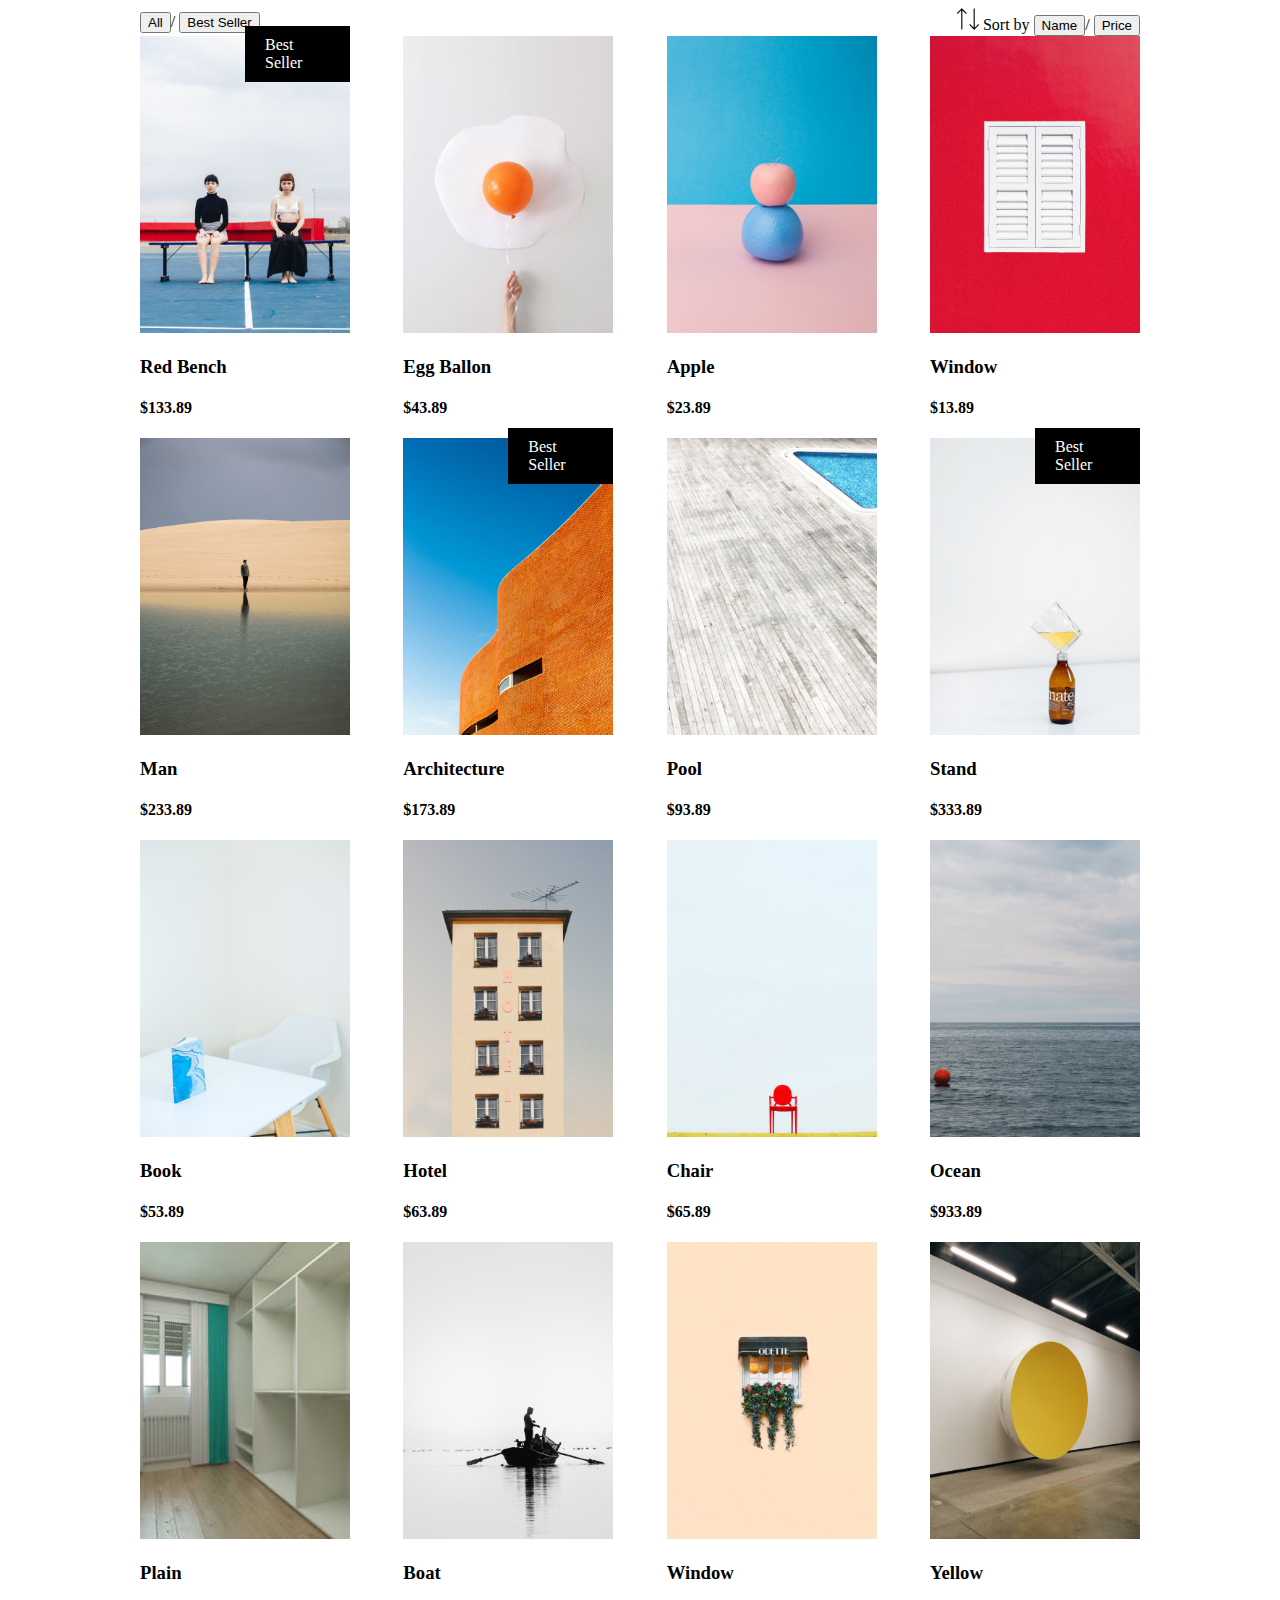
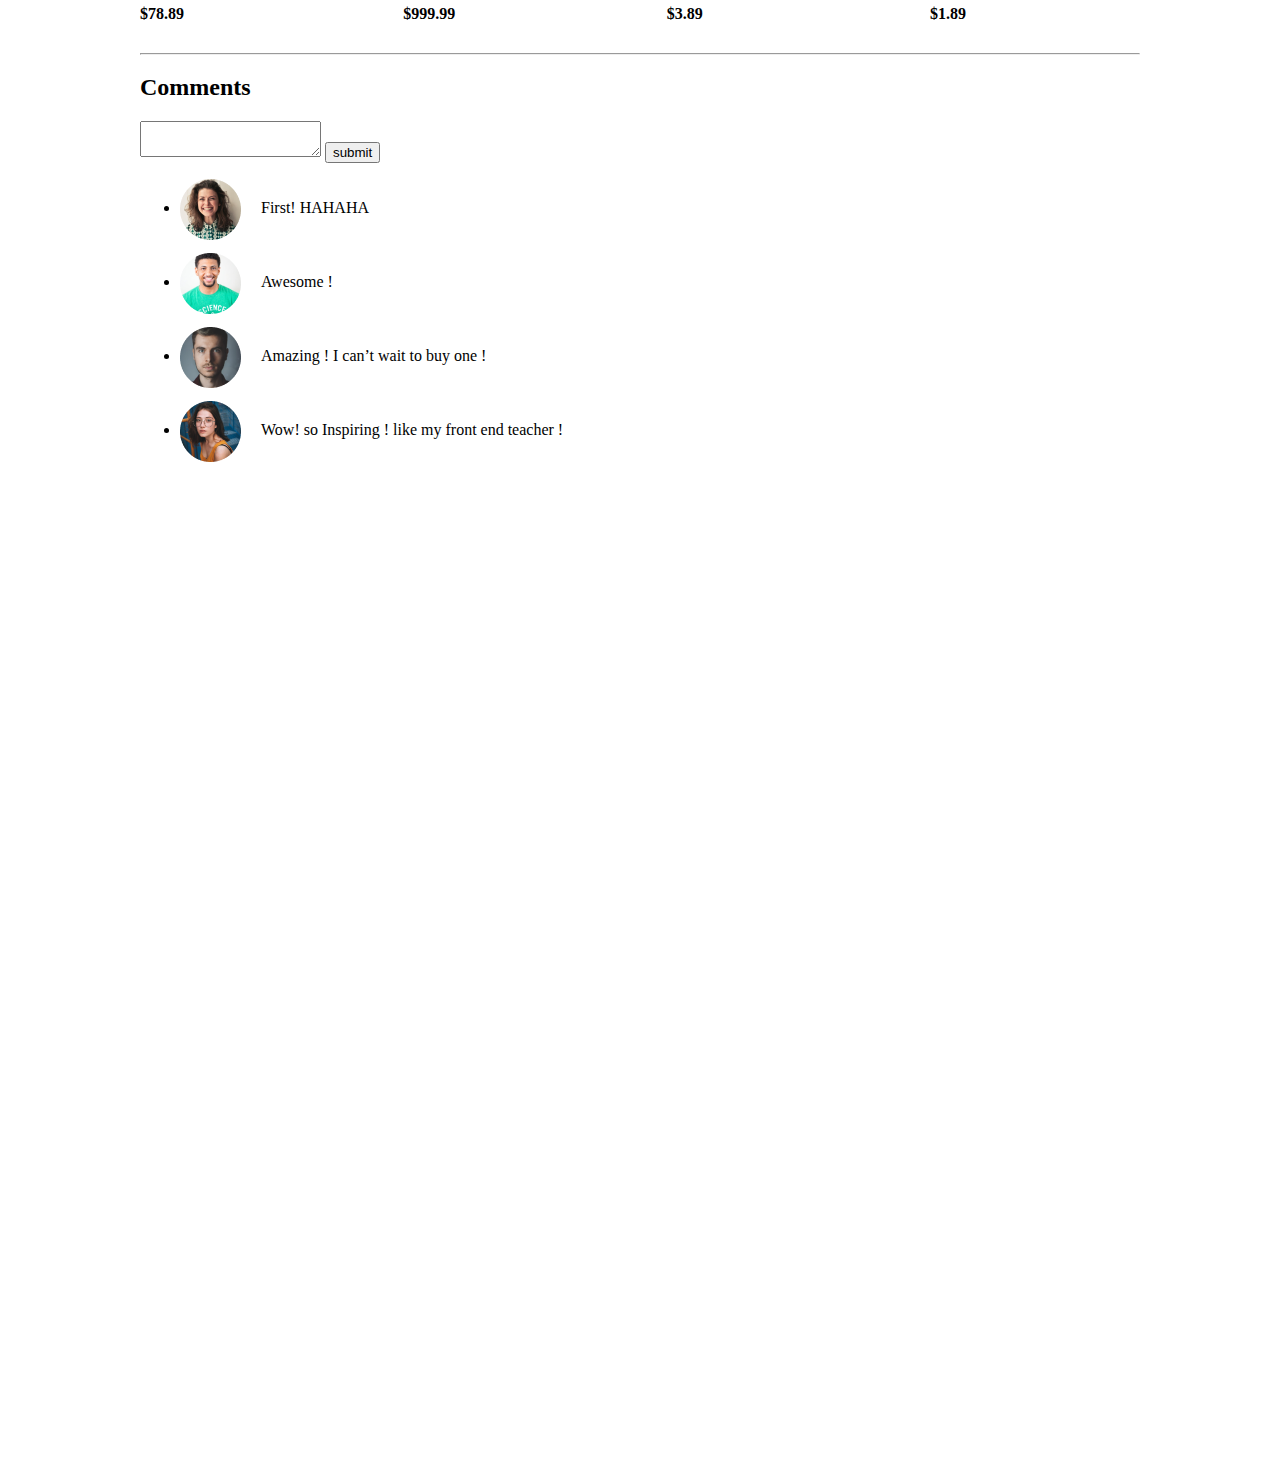
<file: exercice_JS/index.html>
<!DOCTYPE html>
<html lang="en">

<head>
    <meta charset="UTF-8">
    <meta http-equiv="X-UA-Compatible" content="IE=edge">
    <meta name="viewport" content="width=device-width, initial-scale=1.0">
    <title>Document</title>
    <link rel="stylesheet" href="styles/style.css">
</head>

<body>
    <main>
        <nav>

       

            <div class="left">
                <button id="all">All</button>/
                <button id="best">Best Seller</button>
            </div>
            <div class="right">
                <img src="images/icon-filter.png" alt="">
                Sort by
                <button id="name">Name</button>/
                <button id="price">Price</button>
            </div>
        </nav>
        <section id="cards">
            <article>
                <div class="seller">Best Seller</div>
                <img src="images/pic-apple.png" alt="">
                <h3>Title of that crap</h3>
                <h4>Too F**king expessive</h4>
            </article>
        </section>
        <hr>
        <section>
            <h2>Comments</h2>
            <form action="IDontCare.php">
        
            <textarea name="" id="comment"></textarea>
            <button type="submit">submit</button>
            </form>
            <ul id="coms">
                <li>
                    <img src="images/friend4.png" alt="">
                    <p>First! HAHAHA</p>
                </li>
            </ul>
        </section>
    </main>
    <script src="scripts/data.js"></script>
    <script src="scripts/cloning.js"></script>
    <script src="scripts/filtering.js"></script>
    <script src="scripts/forms.js"></script>
</body>

</html>
</file>
<file: exercice_JS/styles/style.css>
body {
  padding-bottom: 1000px;
}
main {
  width: 1000px;
  margin: auto;
}

nav,
section#cards {
  display: flex;
  justify-content: space-between;
  align-items: center;
  flex-wrap: wrap;
}

section#cards article {
  width: 21%;
  position: relative;
}

section#cards article img {
  width: 100%;
}

.seller {
  background-color: black;
  padding: 10px 20px;
  color: white;
  position: absolute;
  top: -10px;
  left: 50%;
}

li img {
  float: left;
  padding-right: 20px;
}
li p {
  padding: 20px;
}
</file>
